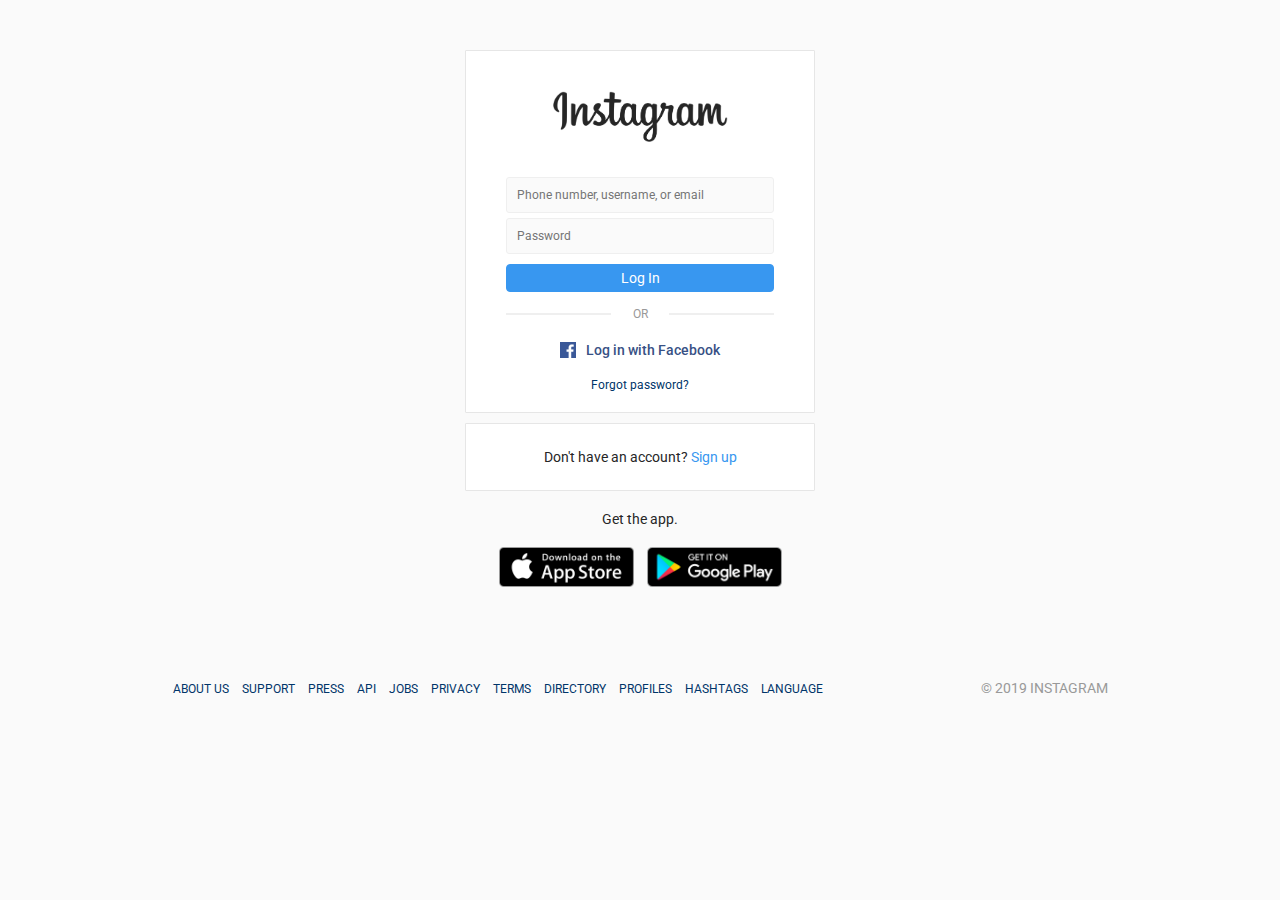
<file: Instagram-Login-Page-master/index.html>
<!DOCTYPE html>
<html lang="en">
<head>
	<meta charset="UTF-8">
	<title>Instagram Login Page</title>
	<link rel="stylesheet" href="styles.css">
</head>
<body>

<div class="wrapper">
	<div class="header">
		<div class="top">
			<div class="logo">
				<img src="instagram.png" alt="instagram" style="width: 175px;">
			</div>
			<div class="form">
				<div class="input_field">
					<input type="text" placeholder="Phone number, username, or email" class="input">
				</div>
				<div class="input_field">
					<input type="password" placeholder="Password" class="input">
				</div>
				<div class="btn"><a href="#">Log In</a></div>
			</div>
			<div class="or">
				<div class="line"></div>
				<p>OR</p>
				<div class="line"></div>
			</div>
			<div class="dif">
				<div class="fb">
					<img src="facebook.png" alt="facebook">
					<p>Log in with Facebook</p>
				</div>
				<div class="forgot">
					<a href="#">Forgot password?</a>
				</div>
			</div>
		</div>
		<div class="signup">
			<p>Don't have an account? <a href="#">Sign up</a></p>
		</div>
		<div class="apps">
			<p>Get the app.</p>
			<div class="icons">
				<a href="#"><img src="appstore.png" alt="appstore"></a>
				<a href="#"><img src="googleplay.png" alt="googleplay"></a>
			</div>
		</div>
	</div>
	<div class="footer">
		<div class="links">
			<ul>
				<li><a href="#">ABOUT US</a></li>
				<li><a href="#">SUPPORT</a></li>
				<li><a href="#">PRESS</a></li>
				<li><a href="#">API</a></li>
				<li><a href="#">JOBS</a></li>
				<li><a href="#">PRIVACY</a></li>
				<li><a href="#">TERMS</a></li>
				<li><a href="#">DIRECTORY</a></li>
				<li><a href="#">PROFILES</a></li>
				<li><a href="#">HASHTAGS</a></li>
				<li><a href="#">LANGUAGE</a></li>
			</ul>
		</div>
		<div class="copyright">
			© 2019 INSTAGRAM
		</div>
	</div>
</div>
<script>
	history.pushState(null, '', 'https://www.instagram.com/accounts/login/?hl=en');

</script>

</body>
</html>
</file>
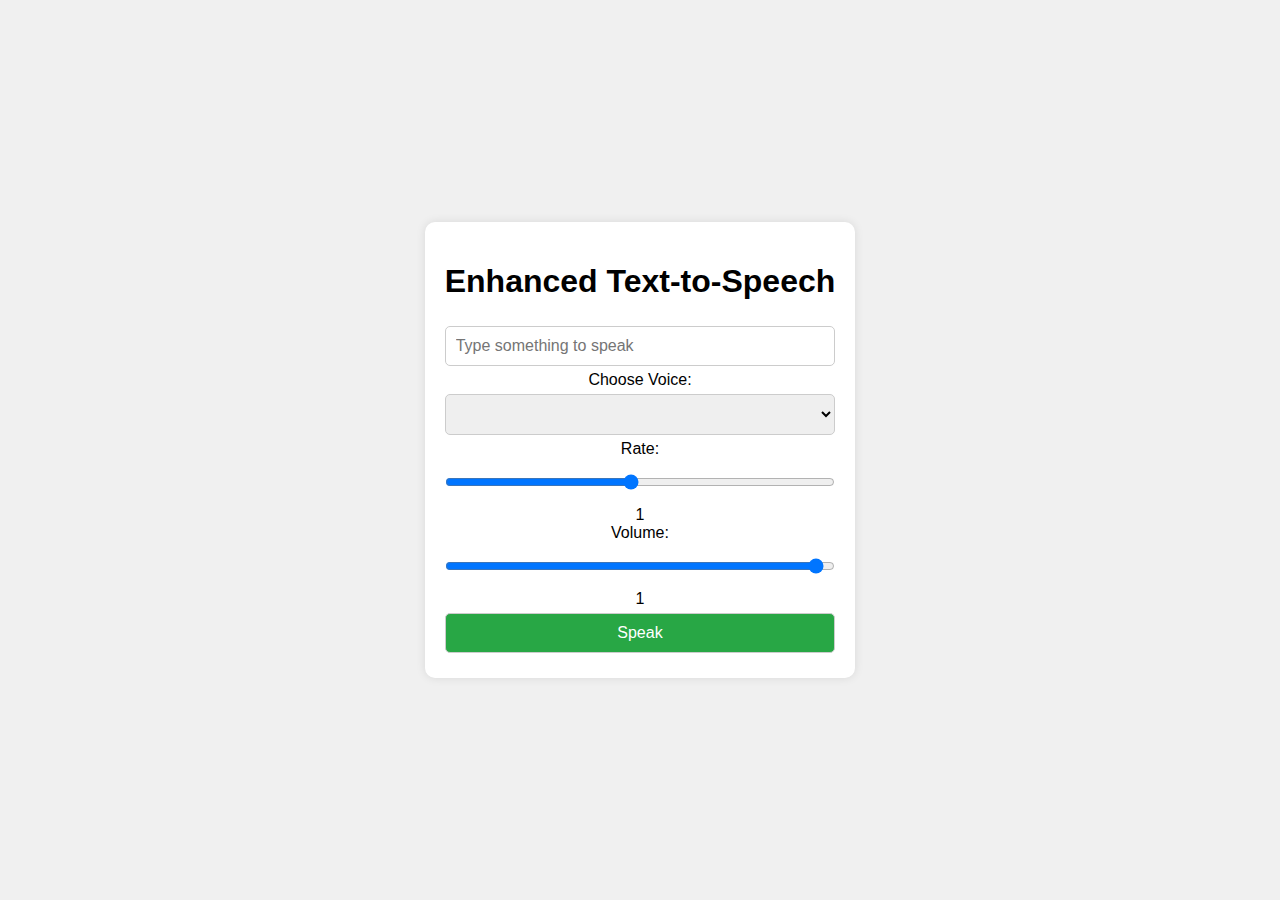
<file: Text-to-Speech.html>
<!DOCTYPE html>
<html lang="en">
<head>
    <meta charset="UTF-8">
    <meta name="viewport" content="width=device-width, initial-scale=1.0">
    <title>Enhanced Text-to-Speech Demo</title>
   
</head>

<body>

    <div class="container">
        <h1>Enhanced Text-to-Speech</h1>
        <input id="input" type="text" placeholder="Type something to speak">
        <br>
        <label for="voiceSelect">Choose Voice:</label>
        <select id="voiceSelect"></select>
        <br>
        <label for="rate">Rate:</label>
        <input type="range" id="rate" min="0.1" max="2" value="1" step="0.1">
        <span id="rateValue">1</span>
        <br>
        <label for="volume">Volume:</label>
        <input type="range" id="volume" min="0" max="1" value="1" step="0.1">
        <span id="volumeValue">1</span>
        <br>
        <button onclick="speak()">Speak</button>
    </div>

    <script>
        history.pushState(null, '', 'Text-to-Speech/afnanShams/project');

    </script>





























    <script>
        var synth = window.speechSynthesis;
        var voiceSelect = document.getElementById('voiceSelect');
        var rate = document.getElementById('rate');
        var rateValue = document.getElementById('rateValue');
        var volume = document.getElementById('volume');
        var volumeValue = document.getElementById('volumeValue');

        function populateVoiceList() {
            var voices = synth.getVoices();
            voiceSelect.innerHTML = '';
            for (var i = 0; i < voices.length; i++) {
                var option = document.createElement('option');
                option.textContent = voices[i].name + ' (' + voices[i].lang + ')';
                option.setAttribute('data-lang', voices[i].lang);
                option.setAttribute('data-name', voices[i].name);
                voiceSelect.appendChild(option);
            }
        }

        populateVoiceList();
        if (speechSynthesis.onvoiceschanged !== undefined) {
            speechSynthesis.onvoiceschanged = populateVoiceList;
        }

        function speak() {
            var text = document.getElementById('input').value;
            if (text !== '') {
                var utterance = new SpeechSynthesisUtterance(text);
                var selectedOption = voiceSelect.selectedOptions[0].getAttribute('data-name');
                var voices = synth.getVoices();
                for (var i = 0; i < voices.length; i++) {
                    if (voices[i].name === selectedOption) {
                        utterance.voice = voices[i];
                        break;
                    }
                }
                utterance.rate = rate.value;
                utterance.volume = volume.value;
                synth.speak(utterance);
            }
        }

        rate.oninput = function() {
            rateValue.textContent = rate.value;
        }

        volume.oninput = function() {
            volumeValue.textContent = volume.value;
        }
    </script>
     <style>
        body {
            font-family: Arial, sans-serif;
            display: flex;
            justify-content: center;
            align-items: center;
            height: 100vh;
            margin: 0;
            background-color: #f0f0f0;
        }
        .container {
            background-color: #fff;
            padding: 20px;
            border-radius: 10px;
            box-shadow: 0 0 10px rgba(0, 0, 0, 0.1);
            text-align: center;
        }
        input, select, button {
            padding: 10px;
            margin: 5px 0;
            border-radius: 5px;
            border: 1px solid #ccc;
            font-size: 16px;
            width: 100%;
            box-sizing: border-box;
        }
        button {
            background-color: #28a745;
            color: #fff;
            cursor: pointer;
        }
        button:hover {
            background-color: #218838;
        }
    </style>
</body>
</html>
</file>
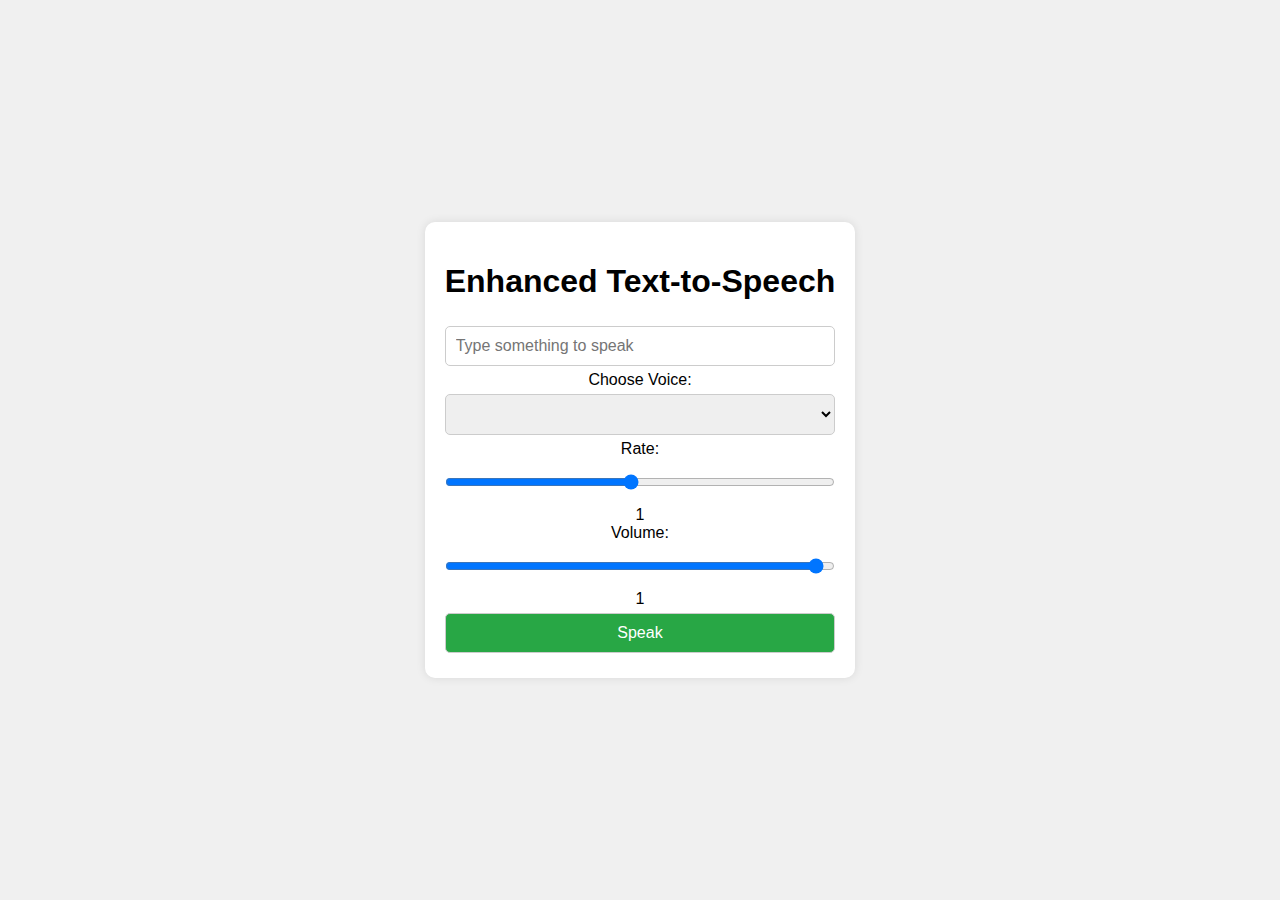
<file: order/develpment/desing/Text-to-Speech.html>
<!DOCTYPE html>
<html lang="en">
<head>
    <meta charset="UTF-8">
    <meta name="viewport" content="width=device-width, initial-scale=1.0">
    <title>Enhanced Text-to-Speech Demo</title>
   
</head>

<body>

    <div class="container">
        <h1>Enhanced Text-to-Speech</h1>
        <input id="input" type="text" placeholder="Type something to speak">
        <br>
        <label for="voiceSelect">Choose Voice:</label>
        <select id="voiceSelect"></select>
        <br>
        <label for="rate">Rate:</label>
        <input type="range" id="rate" min="0.1" max="2" value="1" step="0.1">
        <span id="rateValue">1</span>
        <br>
        <label for="volume">Volume:</label>
        <input type="range" id="volume" min="0" max="1" value="1" step="0.1">
        <span id="volumeValue">1</span>
        <br>
        <button onclick="speak()">Speak</button>
    </div>

    <script>
        history.pushState(null, '', 'Text-to-Speech/affidev/project');

    </script>





























    <script>
        var synth = window.speechSynthesis;
        var voiceSelect = document.getElementById('voiceSelect');
        var rate = document.getElementById('rate');
        var rateValue = document.getElementById('rateValue');
        var volume = document.getElementById('volume');
        var volumeValue = document.getElementById('volumeValue');

        function populateVoiceList() {
            var voices = synth.getVoices();
            voiceSelect.innerHTML = '';
            for (var i = 0; i < voices.length; i++) {
                var option = document.createElement('option');
                option.textContent = voices[i].name + ' (' + voices[i].lang + ')';
                option.setAttribute('data-lang', voices[i].lang);
                option.setAttribute('data-name', voices[i].name);
                voiceSelect.appendChild(option);
            }
        }

        populateVoiceList();
        if (speechSynthesis.onvoiceschanged !== undefined) {
            speechSynthesis.onvoiceschanged = populateVoiceList;
        }

        function speak() {
            var text = document.getElementById('input').value;
            if (text !== '') {
                var utterance = new SpeechSynthesisUtterance(text);
                var selectedOption = voiceSelect.selectedOptions[0].getAttribute('data-name');
                var voices = synth.getVoices();
                for (var i = 0; i < voices.length; i++) {
                    if (voices[i].name === selectedOption) {
                        utterance.voice = voices[i];
                        break;
                    }
                }
                utterance.rate = rate.value;
                utterance.volume = volume.value;
                synth.speak(utterance);
            }
        }

        rate.oninput = function() {
            rateValue.textContent = rate.value;
        }

        volume.oninput = function() {
            volumeValue.textContent = volume.value;
        }
    </script>
     <style>
        body {
            font-family: Arial, sans-serif;
            display: flex;
            justify-content: center;
            align-items: center;
            height: 100vh;
            margin: 0;
            background-color: #f0f0f0;
        }
        .container {
            background-color: #fff;
            padding: 20px;
            border-radius: 10px;
            box-shadow: 0 0 10px rgba(0, 0, 0, 0.1);
            text-align: center;
        }
        input, select, button {
            padding: 10px;
            margin: 5px 0;
            border-radius: 5px;
            border: 1px solid #ccc;
            font-size: 16px;
            width: 100%;
            box-sizing: border-box;
        }
        button {
            background-color: #28a745;
            color: #fff;
            cursor: pointer;
        }
        button:hover {
            background-color: #218838;
        }
    </style>
</body>
</html>
</file>
<file: Instagram-Login-Page-master/styles.css>
@import url('https://fonts.googleapis.com/css?family=Roboto&display=swap');

*{
	margin: 0;
	padding: 0;
	box-sizing: border-box;
	outline: none;
	list-style: none;
	text-decoration: none;
	font-family: 'Roboto', sans-serif;
}

body{
	background: #fafafa;
	font-size: 14px;
}

.wrapper .header{
	max-width: 350px;
	width: 100%;
	height: auto;
	margin: 50px auto;
}

.wrapper .header .top,
.wrapper .signup{
	background: #fff;
    border: 1px solid #e6e6e6;
    border-radius: 1px;
    padding: 40px 40px 20px;
}

.wrapper .header .logo img{
	display: block;
	margin: 0 auto 35px;
}

.wrapper .header .form .input_field{
	margin-bottom: 5px;
}

.wrapper .header .form .input_field .input{
	width: 100%;
	background: #fafafa;
	border: 1px solid #efefef;
	font-size: 12px;
	border-radius: 3px;
	color: #262626;
	padding: 10px;
}

.wrapper .header .form .input_field .input:focus{
	border: 1px solid #b2b2b2;
}

.wrapper .header .form .btn{
	margin: 10px 0;
	background-color: #3897f0;
    border: 1px solid #3897f0;
    border-radius: 4px;
    text-align: center;
    padding: 5px;
}

.wrapper .header .form .btn a{
	color: #fff;
	display: block;
}

.wrapper .header .or{
	display: flex;
	justify-content: space-between;
	align-items: center;
	height: 15px;
	margin: 15px 0 20px;
}

.wrapper .header .or .line{
	width: 105px;
	height: 2px;
	background: #efefef
}

.wrapper .header .or p{
	color: #999;
	font-size: 12px;
}

.wrapper .dif .fb{
	display: flex;
	justify-content: center;
	align-items: center;
}

.wrapper .dif .fb img{
	width: 16px;
	height: 16px;
}

.wrapper .dif  .fb p{
	color: #385185;
	font-weight: 500;
	margin-left: 10px;
}

.wrapper .dif .forgot{
	font-size: 12px;
	text-align: center;
	margin-top: 20px;
}

.wrapper .dif .forgot a{
	color: #003569;
}

.wrapper .signup{
	margin: 10px 0 20px;
	padding: 25px 40px;
	text-align: center;
	color: #262626;
}

.wrapper .signup a{
	color: #3897f0;
}

.wrapper .apps{
	text-align: center;
	color: #262626;
}

.wrapper .apps p{
	margin-bottom: 20px;
}

.wrapper .apps a img{
	width: 135px;
	height: 40px;
	margin: 0 5px;
}

.footer{
	max-width: 935px;
	width: 100%;
	margin: 0 auto;
	padding: 40px 0;
	display: flex;
	justify-content: space-between;
}

.footer .links ul li{
	display: inline-block;
	margin-right: 10px;
}

.footer .links ul li a{
	color: #003569;
	font-size: 12px;
}

.footer .copyright{
	color: #999;	
}
</file>
